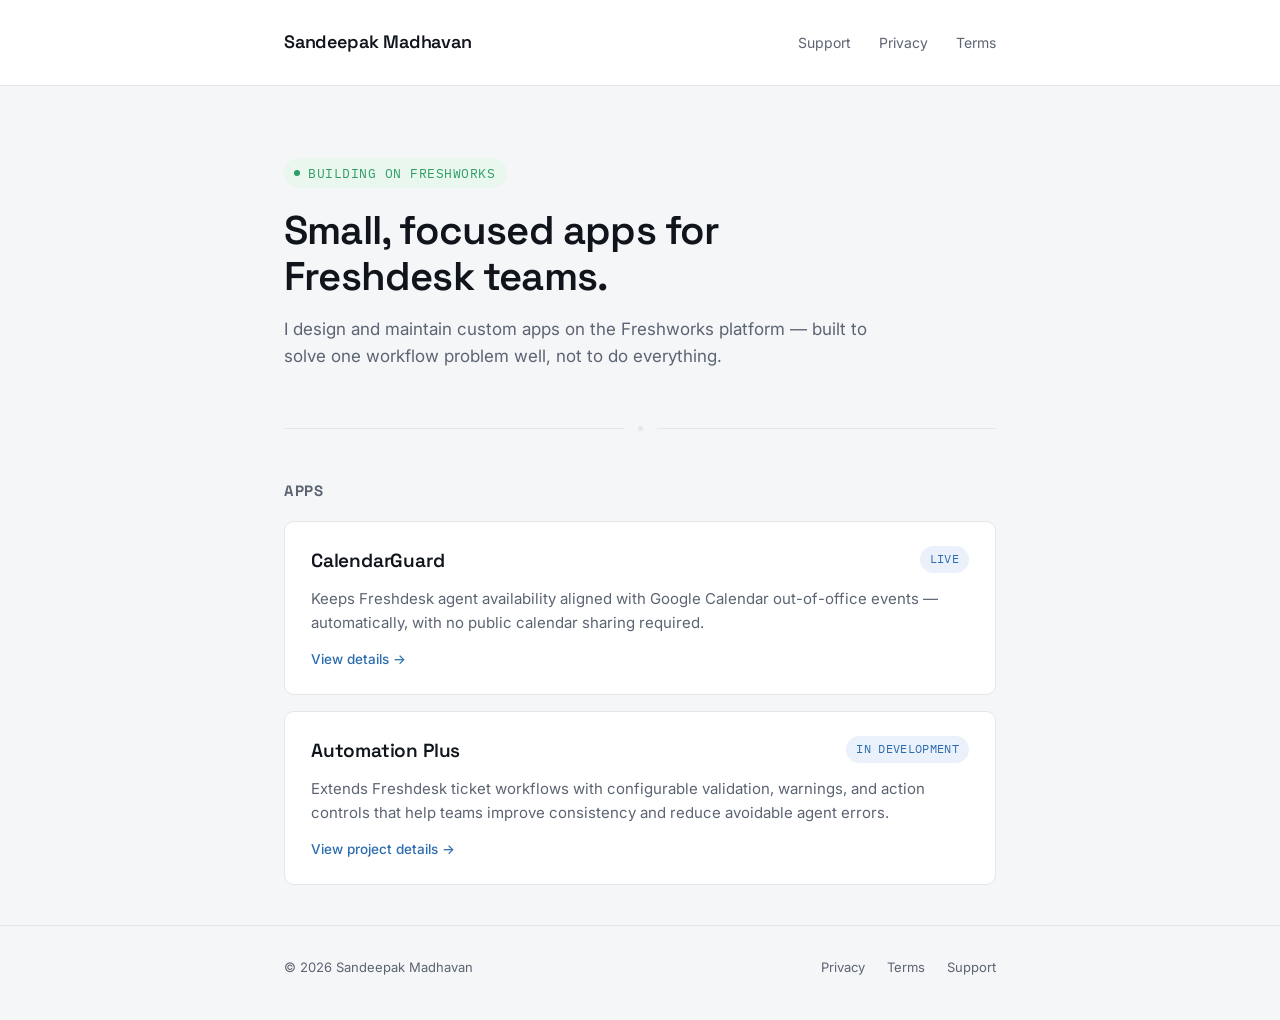
<file: index.html>
<!DOCTYPE html>
<html lang="en">
<head>
<meta charset="UTF-8">
<meta name="viewport" content="width=device-width, initial-scale=1.0">
<title>Sandeepak Madhavan — Freshworks App Developer</title>
<meta name="description" content="Independent developer building focused apps for the Freshworks platform.">
<link rel="preconnect" href="https://fonts.googleapis.com">
<link rel="preconnect" href="https://fonts.gstatic.com" crossorigin>
<link href="https://fonts.googleapis.com/css2?family=Space+Grotesk:wght@500;600&family=Inter:wght@400;500&family=IBM+Plex+Mono:wght@500&display=swap" rel="stylesheet">
<link rel="stylesheet" href="style.css">
</head>
<body>

<header class="site-header">
  <div class="wrap">
    <a class="brand" href="index.html">Sandeepak Madhavan</a>
    <nav class="site-nav">
      <a href="support.html">Support</a>
      <a href="privacy.html">Privacy</a>
      <a href="terms.html">Terms</a>
    </nav>
  </div>
</header>

<main class="wrap">

  <section class="hero">
    <span class="eyebrow"><span class="dot"></span>Building on Freshworks</span>
    <h1>Small, focused apps for<br>Freshdesk teams.</h1>
    <p class="lede">I design and maintain custom apps on the Freshworks platform — built to solve one workflow problem well, not to do everything.</p>
  </section>

  <div class="dot-divider"><span class="dot"></span></div>

  <section aria-labelledby="apps-heading">
    <h2 class="section-label" id="apps-heading">Apps</h2>

    <div class="card">
      <div class="card-top">
        <h3>CalendarGuard</h3>
        <span class="chip review">Live</span>
      </div>
      <p>Keeps Freshdesk agent availability aligned with Google Calendar out-of-office events — automatically, with no public calendar sharing required.</p>
      <div class="meta">
        <a href="calendarguard.html">View details →</a>
      </div>
    </div>

    <div class="card">
      <div class="card-top">
        <h3>Automation Plus</h3>
        <span class="chip review">In Development</span>
      </div>
      <p>Extends Freshdesk ticket workflows with configurable validation, warnings, and action controls that help teams improve consistency and reduce avoidable agent errors.</p>
      <div class="meta">
        <a href="automation-plus.html">View project details <span aria-hidden="true">→</span></a>
      </div>
    </div>

  </section>

</main>

<footer class="site-footer">
  <div class="wrap">
    <span class="copy">© <span id="year"></span> Sandeepak Madhavan</span>
    <nav>
      <a href="privacy.html">Privacy</a>
      <a href="terms.html">Terms</a>
      <a href="support.html">Support</a>
    </nav>
  </div>
</footer>

<script>document.getElementById('year').textContent = new Date().getFullYear();</script>
</body>
</html>
</file>
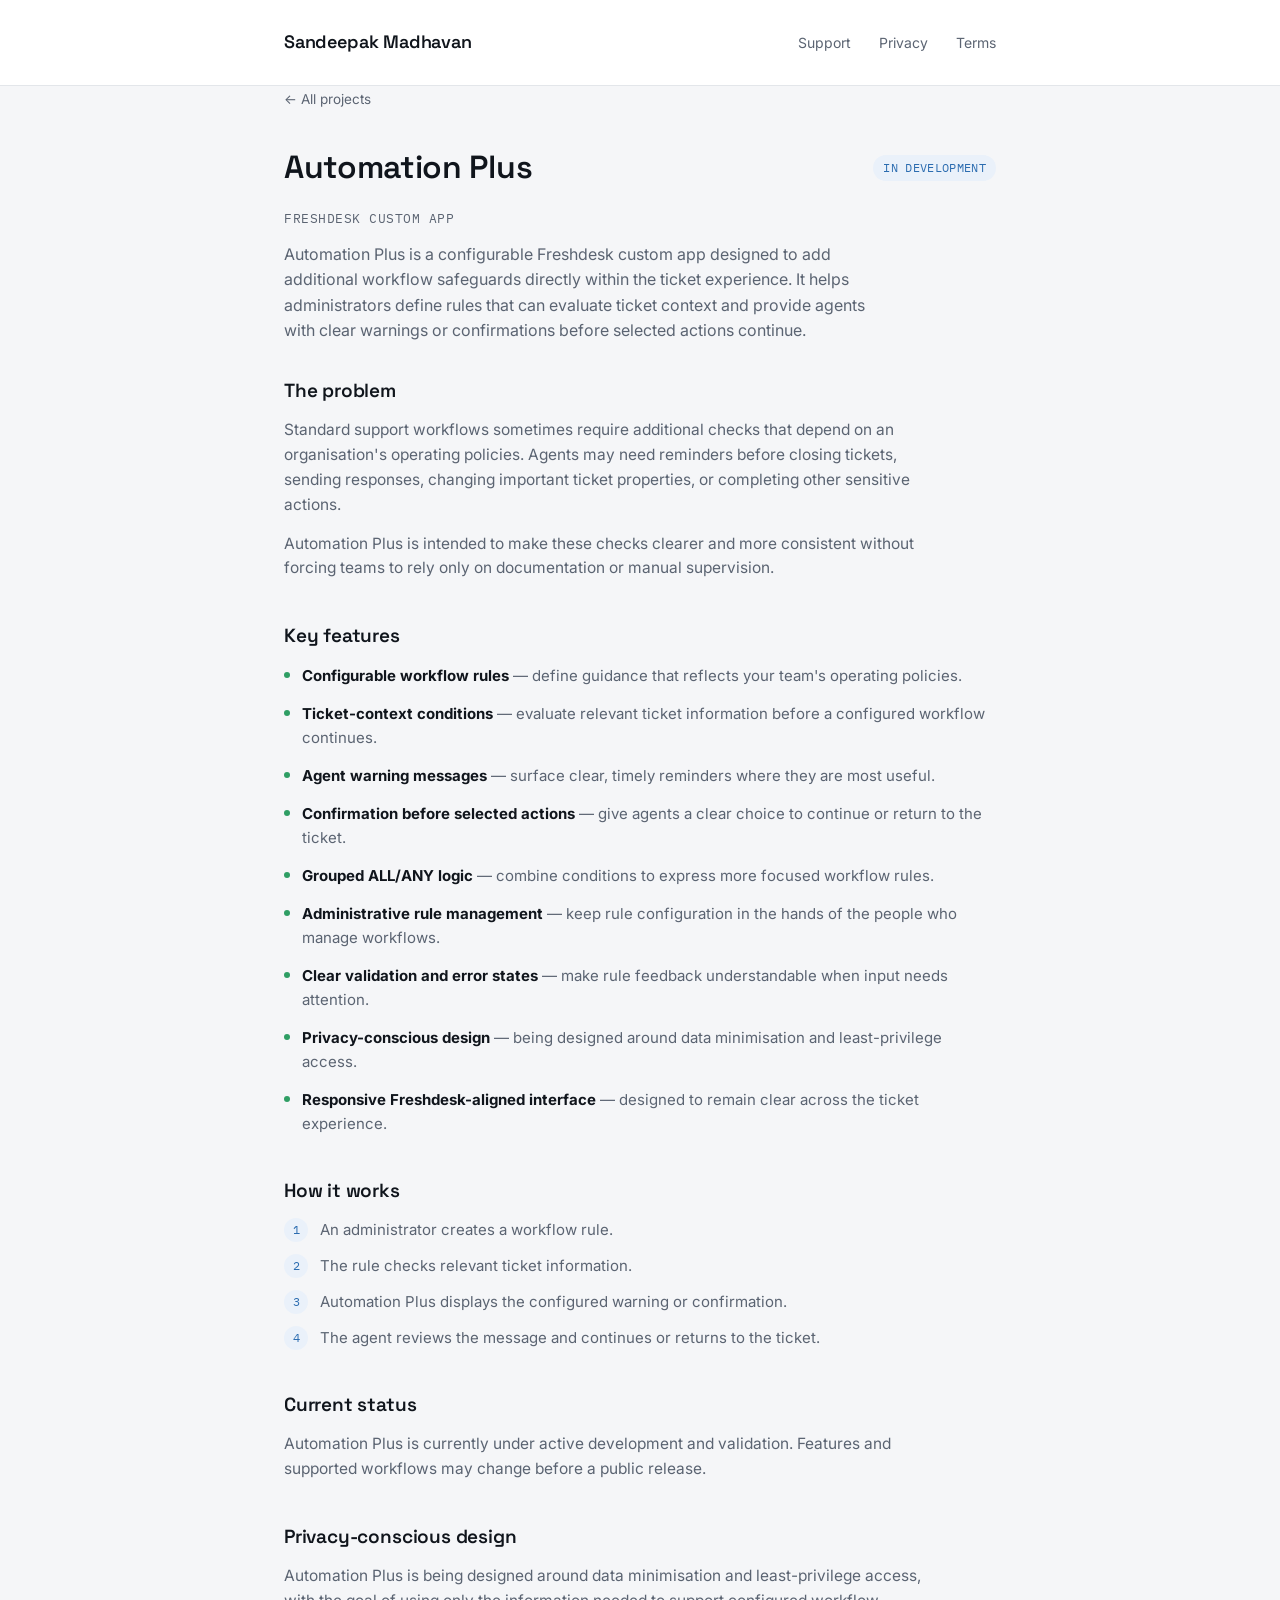
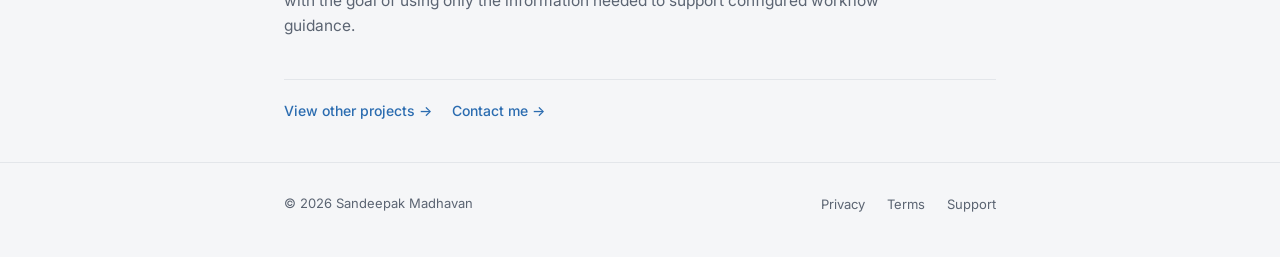
<file: automation-plus.html>
<!DOCTYPE html>
<html lang="en">
<head>
<meta charset="UTF-8">
<meta name="viewport" content="width=device-width, initial-scale=1.0">
<title>Automation Plus | Sandyak Projects</title>
<meta name="description" content="Automation Plus is a Freshdesk custom app in development for configurable ticket workflow validation, warnings, and agent confirmations.">
<link rel="preconnect" href="https://fonts.googleapis.com">
<link rel="preconnect" href="https://fonts.gstatic.com" crossorigin>
<link href="https://fonts.googleapis.com/css2?family=Space+Grotesk:wght@500;600&family=Inter:wght@400;500&family=IBM+Plex+Mono:wght@500&display=swap" rel="stylesheet">
<link rel="stylesheet" href="style.css">
</head>
<body>

<header class="site-header">
  <div class="wrap">
    <a class="brand" href="index.html">Sandeepak Madhavan</a>
    <nav class="site-nav" aria-label="Primary navigation">
      <a href="support.html">Support</a>
      <a href="privacy.html">Privacy</a>
      <a href="terms.html">Terms</a>
    </nav>
  </div>
</header>

<main class="wrap">
  <a class="back-link" href="index.html">← All projects</a>

  <section class="app-detail-header" aria-labelledby="project-title">
    <div class="card-top">
      <h1 id="project-title">Automation Plus</h1>
      <span class="chip review">In Development</span>
    </div>
    <p class="project-category">Freshdesk Custom App</p>
    <p class="lede">Automation Plus is a configurable Freshdesk custom app designed to add additional workflow safeguards directly within the ticket experience. It helps administrators define rules that can evaluate ticket context and provide agents with clear warnings or confirmations before selected actions continue.</p>
  </section>

  <section class="detail-section" aria-labelledby="problem-heading">
    <h2 id="problem-heading">The problem</h2>
    <p>Standard support workflows sometimes require additional checks that depend on an organisation's operating policies. Agents may need reminders before closing tickets, sending responses, changing important ticket properties, or completing other sensitive actions.</p>
    <p>Automation Plus is intended to make these checks clearer and more consistent without forcing teams to rely only on documentation or manual supervision.</p>
  </section>

  <section class="detail-section" aria-labelledby="features-heading">
    <h2 id="features-heading">Key features</h2>
    <ul class="feature-list">
      <li><span class="dot"></span><span><strong>Configurable workflow rules</strong> — define guidance that reflects your team's operating policies.</span></li>
      <li><span class="dot"></span><span><strong>Ticket-context conditions</strong> — evaluate relevant ticket information before a configured workflow continues.</span></li>
      <li><span class="dot"></span><span><strong>Agent warning messages</strong> — surface clear, timely reminders where they are most useful.</span></li>
      <li><span class="dot"></span><span><strong>Confirmation before selected actions</strong> — give agents a clear choice to continue or return to the ticket.</span></li>
      <li><span class="dot"></span><span><strong>Grouped ALL/ANY logic</strong> — combine conditions to express more focused workflow rules.</span></li>
      <li><span class="dot"></span><span><strong>Administrative rule management</strong> — keep rule configuration in the hands of the people who manage workflows.</span></li>
      <li><span class="dot"></span><span><strong>Clear validation and error states</strong> — make rule feedback understandable when input needs attention.</span></li>
      <li><span class="dot"></span><span><strong>Privacy-conscious design</strong> — being designed around data minimisation and least-privilege access.</span></li>
      <li><span class="dot"></span><span><strong>Responsive Freshdesk-aligned interface</strong> — designed to remain clear across the ticket experience.</span></li>
    </ul>
  </section>

  <section class="detail-section" aria-labelledby="how-heading">
    <h2 id="how-heading">How it works</h2>
    <ol class="steps-list">
      <li><span class="step-number">1</span><span>An administrator creates a workflow rule.</span></li>
      <li><span class="step-number">2</span><span>The rule checks relevant ticket information.</span></li>
      <li><span class="step-number">3</span><span>Automation Plus displays the configured warning or confirmation.</span></li>
      <li><span class="step-number">4</span><span>The agent reviews the message and continues or returns to the ticket.</span></li>
    </ol>
  </section>

  <section class="detail-section" aria-labelledby="status-heading">
    <h2 id="status-heading">Current status</h2>
    <p>Automation Plus is currently under active development and validation. Features and supported workflows may change before a public release.</p>
  </section>

  <section class="detail-section" aria-labelledby="privacy-heading">
    <h2 id="privacy-heading">Privacy-conscious design</h2>
    <p>Automation Plus is being designed around data minimisation and least-privilege access, with the goal of using only the information needed to support configured workflow guidance.</p>
  </section>

  <nav class="app-links" aria-label="Project links">
    <a href="index.html">View other projects <span aria-hidden="true">→</span></a>
    <a href="support.html">Contact me <span aria-hidden="true">→</span></a>
  </nav>
</main>

<footer class="site-footer">
  <div class="wrap">
    <span class="copy">© <span id="year"></span> Sandeepak Madhavan</span>
    <nav aria-label="Footer navigation">
      <a href="privacy.html">Privacy</a>
      <a href="terms.html">Terms</a>
      <a href="support.html">Support</a>
    </nav>
  </div>
</footer>

<script>document.getElementById('year').textContent = new Date().getFullYear();</script>
</body>
</html>
</file>
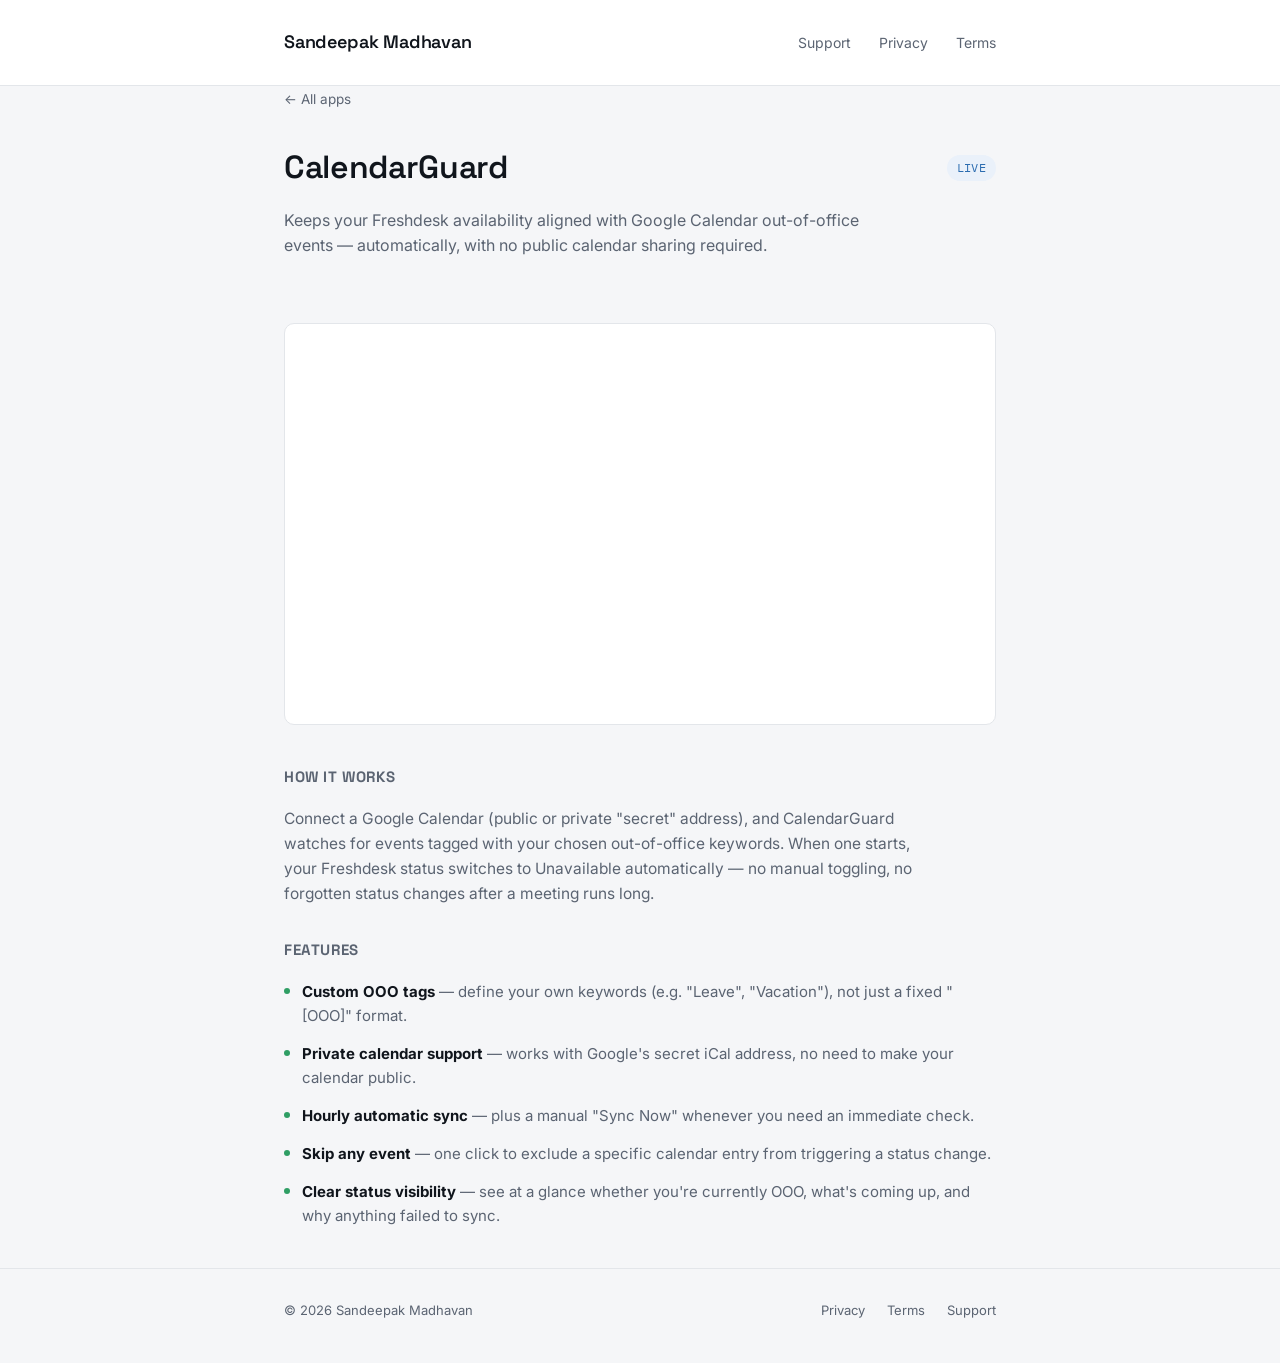
<file: calendarguard.html>
<!DOCTYPE html>
<html lang="en">
<head>
<meta charset="UTF-8">
<meta name="viewport" content="width=device-width, initial-scale=1.0">
<title>CalendarGuard — Sandeepak Madhavan</title>
<meta name="description" content="Keeps Freshdesk agent availability aligned with Google Calendar out-of-office events.">
<link rel="preconnect" href="https://fonts.googleapis.com">
<link rel="preconnect" href="https://fonts.gstatic.com" crossorigin>
<link href="https://fonts.googleapis.com/css2?family=Space+Grotesk:wght@500;600&family=Inter:wght@400;500&family=IBM+Plex+Mono:wght@500&display=swap" rel="stylesheet">
<link rel="stylesheet" href="style.css">
</head>
<body>

<header class="site-header">
  <div class="wrap">
    <a class="brand" href="index.html">Sandeepak Madhavan</a>
    <nav class="site-nav">
      <a href="support.html">Support</a>
      <a href="privacy.html">Privacy</a>
      <a href="terms.html">Terms</a>
    </nav>
  </div>
</header>

<main class="wrap">

  <a class="back-link" href="index.html">← All apps</a>

  <section class="app-detail-header">
    <div class="card-top">
      <h1>CalendarGuard</h1>
      <span class="chip review">Live</span>
    </div>
    <p class="lede">Keeps your Freshdesk availability aligned with Google Calendar out-of-office events — automatically, with no public calendar sharing required.</p>
  </section>

  <!--
    VIDEO EMBED
    Replace the src below with your actual demo video link (YouTube, Loom, etc).
    For YouTube: use the "embed" URL format, e.g.
    https://www.youtube.com/embed/VIDEO_ID
    For Loom: use the share link's embed variant, e.g.
    https://www.loom.com/embed/VIDEO_ID
  -->
  <div class="video-embed">
<iframe width="560" height="315" src="https://www.youtube.com/embed/8tmkFS1N7go?si=nTAdSmt6DSBJMWYe" title="YouTube video player" frameborder="0" allow="accelerometer; autoplay; clipboard-write; encrypted-media; gyroscope; picture-in-picture; web-share" referrerpolicy="strict-origin-when-cross-origin" allowfullscreen></iframe>
  </div>

  <h2 style="font-family:'Space Grotesk',sans-serif; font-size:15px; letter-spacing:0.04em; text-transform:uppercase; color:var(--text-secondary); margin-bottom:18px;">How it works</h2>
  <p style="color:var(--text-secondary); font-size:15.5px; max-width:64ch; margin-bottom:32px;">
    Connect a Google Calendar (public or private "secret" address), and CalendarGuard watches for events tagged with your chosen out-of-office keywords. When one starts, your Freshdesk status switches to Unavailable automatically — no manual toggling, no forgotten status changes after a meeting runs long.
  </p>

  <h2 style="font-family:'Space Grotesk',sans-serif; font-size:15px; letter-spacing:0.04em; text-transform:uppercase; color:var(--text-secondary); margin-bottom:18px;">Features</h2>
  <ul class="feature-list">
    <li><span class="dot"></span><span><strong>Custom OOO tags</strong> — define your own keywords (e.g. "Leave", "Vacation"), not just a fixed "[OOO]" format.</span></li>
    <li><span class="dot"></span><span><strong>Private calendar support</strong> — works with Google's secret iCal address, no need to make your calendar public.</span></li>
    <li><span class="dot"></span><span><strong>Hourly automatic sync</strong> — plus a manual "Sync Now" whenever you need an immediate check.</span></li>
    <li><span class="dot"></span><span><strong>Skip any event</strong> — one click to exclude a specific calendar entry from triggering a status change.</span></li>
    <li><span class="dot"></span><span><strong>Clear status visibility</strong> — see at a glance whether you're currently OOO, what's coming up, and why anything failed to sync.</span></li>
  </ul>

</main>

<footer class="site-footer">
  <div class="wrap">
    <span class="copy">© <span id="year"></span> Sandeepak Madhavan</span>
    <nav>
      <a href="privacy.html">Privacy</a>
      <a href="terms.html">Terms</a>
      <a href="support.html">Support</a>
    </nav>
  </div>
</footer>

<script>document.getElementById('year').textContent = new Date().getFullYear();</script>
</body>
</html>
</file>
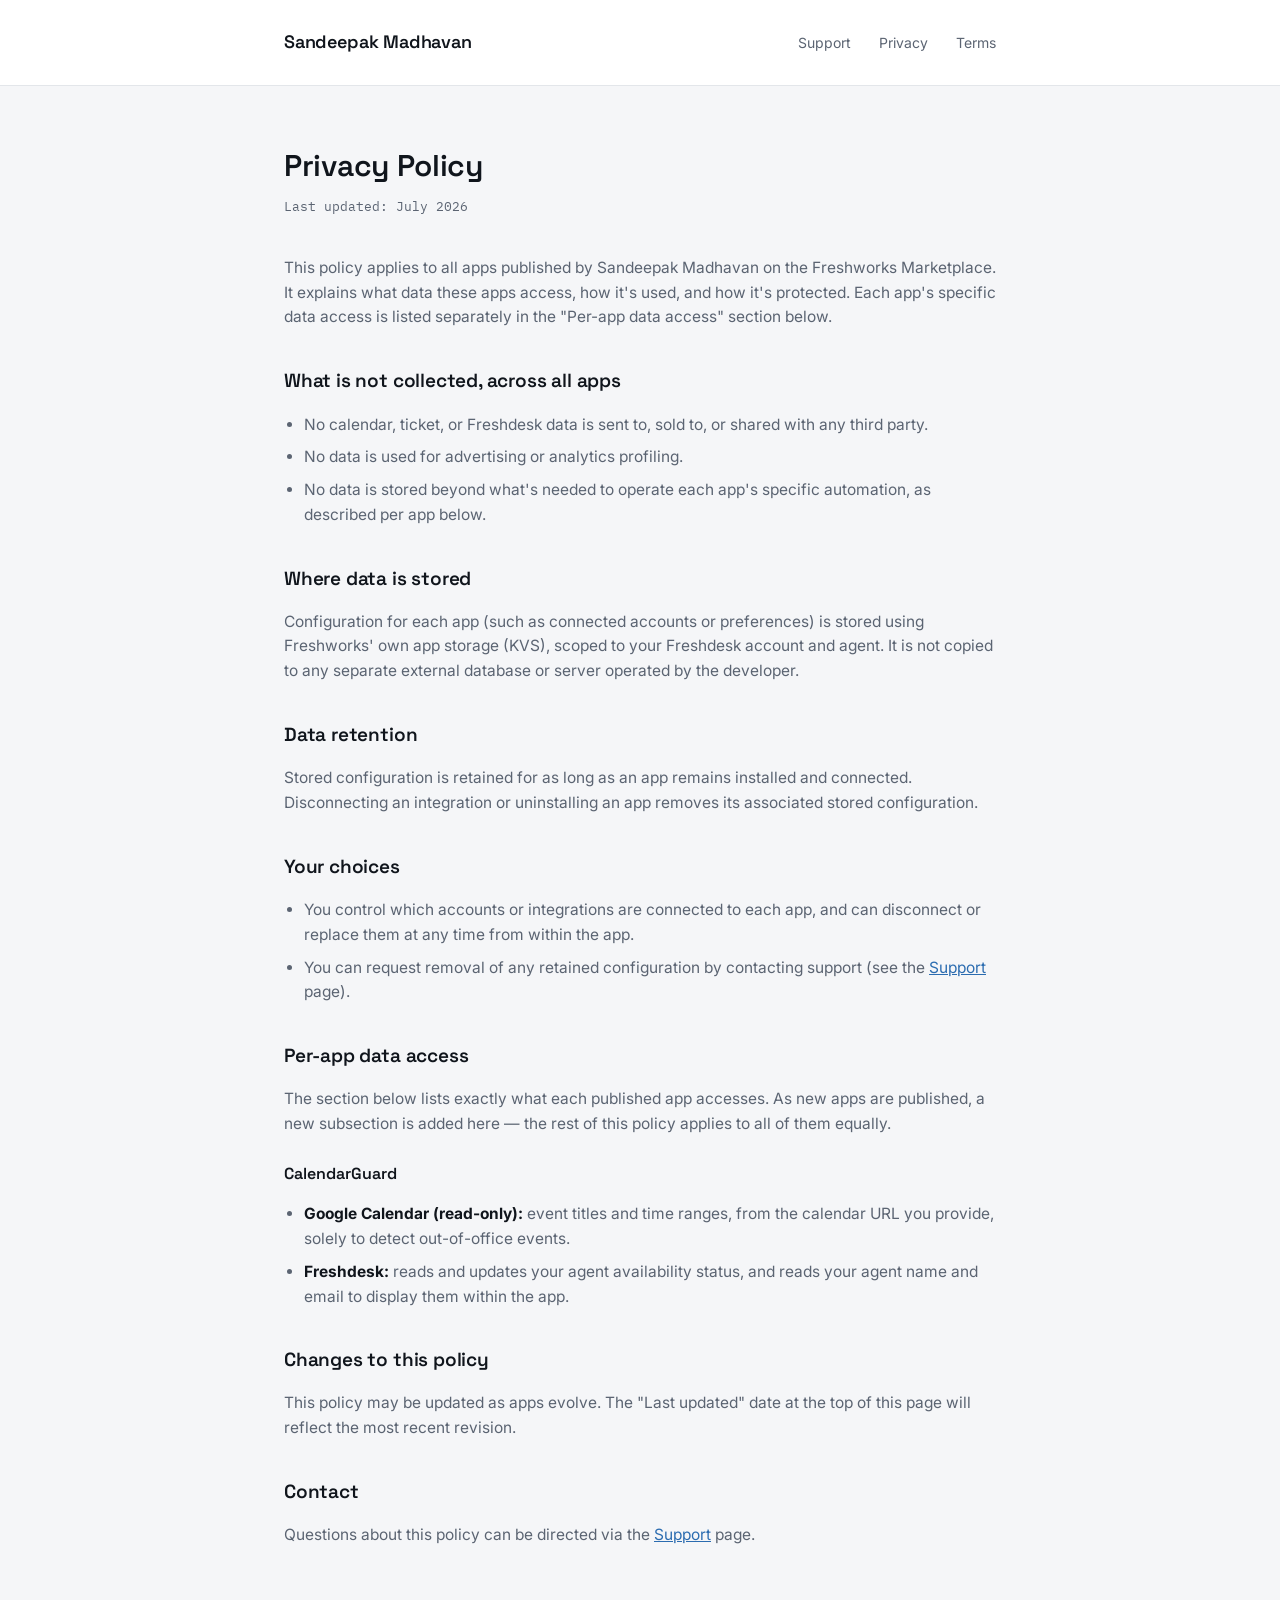
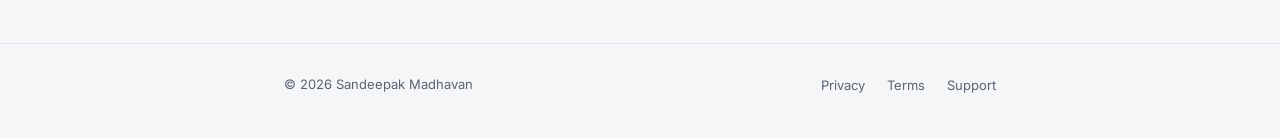
<file: privacy.html>
<!DOCTYPE html>
<html lang="en">
<head>
<meta charset="UTF-8">
<meta name="viewport" content="width=device-width, initial-scale=1.0">
<title>Privacy Policy — Sandeepak Madhavan</title>
<link rel="preconnect" href="https://fonts.googleapis.com">
<link rel="preconnect" href="https://fonts.gstatic.com" crossorigin>
<link href="https://fonts.googleapis.com/css2?family=Space+Grotesk:wght@500;600&family=Inter:wght@400;500&family=IBM+Plex+Mono:wght@500&display=swap" rel="stylesheet">
<link rel="stylesheet" href="style.css">
</head>
<body>

<header class="site-header">
  <div class="wrap">
    <a class="brand" href="index.html">Sandeepak Madhavan</a>
    <nav class="site-nav">
      <a href="support.html">Support</a>
      <a href="privacy.html">Privacy</a>
      <a href="terms.html">Terms</a>
    </nav>
  </div>
</header>

<main class="wrap">
  <section class="prose">
    <h1>Privacy Policy</h1>
    <p class="updated">Last updated: July 2026</p>

    <p>This policy applies to all apps published by Sandeepak Madhavan on the Freshworks Marketplace. It explains what data these apps access, how it's used, and how it's protected. Each app's specific data access is listed separately in the "Per-app data access" section below.</p>

    <h2>What is not collected, across all apps</h2>
    <ul>
      <li>No calendar, ticket, or Freshdesk data is sent to, sold to, or shared with any third party.</li>
      <li>No data is used for advertising or analytics profiling.</li>
      <li>No data is stored beyond what's needed to operate each app's specific automation, as described per app below.</li>
    </ul>

    <h2>Where data is stored</h2>
    <p>Configuration for each app (such as connected accounts or preferences) is stored using Freshworks' own app storage (KVS), scoped to your Freshdesk account and agent. It is not copied to any separate external database or server operated by the developer.</p>

    <h2>Data retention</h2>
    <p>Stored configuration is retained for as long as an app remains installed and connected. Disconnecting an integration or uninstalling an app removes its associated stored configuration.</p>

    <h2>Your choices</h2>
    <ul>
      <li>You control which accounts or integrations are connected to each app, and can disconnect or replace them at any time from within the app.</li>
      <li>You can request removal of any retained configuration by contacting support (see the <a href="support.html">Support</a> page).</li>
    </ul>

    <h2>Per-app data access</h2>
    <p>The section below lists exactly what each published app accesses. As new apps are published, a new subsection is added here — the rest of this policy applies to all of them equally.</p>

    <h3 style="font-family:'Space Grotesk',sans-serif; font-size:16px; font-weight:600; margin:24px 0 8px;">CalendarGuard</h3>
    <ul>
      <li><strong>Google Calendar (read-only):</strong> event titles and time ranges, from the calendar URL you provide, solely to detect out-of-office events.</li>
      <li><strong>Freshdesk:</strong> reads and updates your agent availability status, and reads your agent name and email to display them within the app.</li>
    </ul>

    <h2>Changes to this policy</h2>
    <p>This policy may be updated as apps evolve. The "Last updated" date at the top of this page will reflect the most recent revision.</p>

    <h2>Contact</h2>
    <p>Questions about this policy can be directed via the <a href="support.html">Support</a> page.</p>
  </section>
</main>

<footer class="site-footer">
  <div class="wrap">
    <span class="copy">© <span id="year"></span> Sandeepak Madhavan</span>
    <nav>
      <a href="privacy.html">Privacy</a>
      <a href="terms.html">Terms</a>
      <a href="support.html">Support</a>
    </nav>
  </div>
</footer>

<script>document.getElementById('year').textContent = new Date().getFullYear();</script>
</body>
</html>
</file>
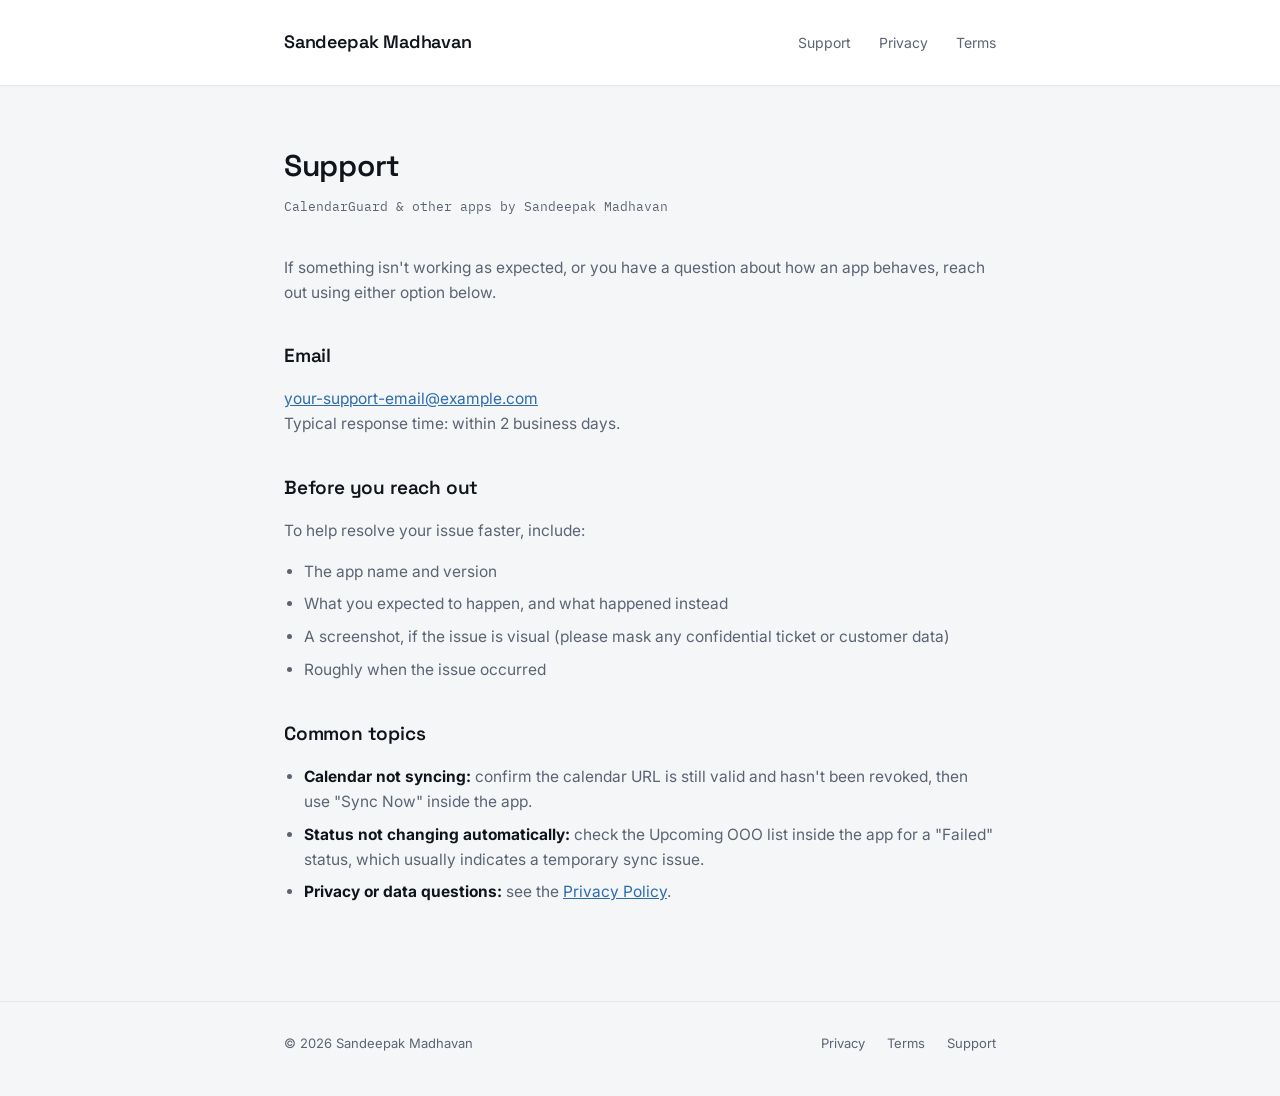
<file: support.html>
<!DOCTYPE html>
<html lang="en">
<head>
<meta charset="UTF-8">
<meta name="viewport" content="width=device-width, initial-scale=1.0">
<title>Support — Sandeepak Madhavan</title>
<link rel="preconnect" href="https://fonts.googleapis.com">
<link rel="preconnect" href="https://fonts.gstatic.com" crossorigin>
<link href="https://fonts.googleapis.com/css2?family=Space+Grotesk:wght@500;600&family=Inter:wght@400;500&family=IBM+Plex+Mono:wght@500&display=swap" rel="stylesheet">
<link rel="stylesheet" href="style.css">
</head>
<body>

<header class="site-header">
  <div class="wrap">
    <a class="brand" href="index.html">Sandeepak Madhavan</a>
    <nav class="site-nav">
      <a href="support.html">Support</a>
      <a href="privacy.html">Privacy</a>
      <a href="terms.html">Terms</a>
    </nav>
  </div>
</header>

<main class="wrap">
  <section class="prose">
    <h1>Support</h1>
    <p class="updated">CalendarGuard &amp; other apps by Sandeepak Madhavan</p>

    <p>If something isn't working as expected, or you have a question about how an app behaves, reach out using either option below.</p>

    <h2>Email</h2>
    <p>
      <a href="mailto:your-support-email@example.com">your-support-email@example.com</a><br>
      Typical response time: within 2 business days.
    </p>

    <h2>Before you reach out</h2>
    <p>To help resolve your issue faster, include:</p>
    <ul>
      <li>The app name and version</li>
      <li>What you expected to happen, and what happened instead</li>
      <li>A screenshot, if the issue is visual (please mask any confidential ticket or customer data)</li>
      <li>Roughly when the issue occurred</li>
    </ul>

    <h2>Common topics</h2>
    <ul>
      <li><strong>Calendar not syncing:</strong> confirm the calendar URL is still valid and hasn't been revoked, then use "Sync Now" inside the app.</li>
      <li><strong>Status not changing automatically:</strong> check the Upcoming OOO list inside the app for a "Failed" status, which usually indicates a temporary sync issue.</li>
      <li><strong>Privacy or data questions:</strong> see the <a href="privacy.html">Privacy Policy</a>.</li>
    </ul>
  </section>
</main>

<footer class="site-footer">
  <div class="wrap">
    <span class="copy">© <span id="year"></span> Sandeepak Madhavan</span>
    <nav>
      <a href="privacy.html">Privacy</a>
      <a href="terms.html">Terms</a>
      <a href="support.html">Support</a>
    </nav>
  </div>
</footer>

<script>document.getElementById('year').textContent = new Date().getFullYear();</script>
</body>
</html>
</file>
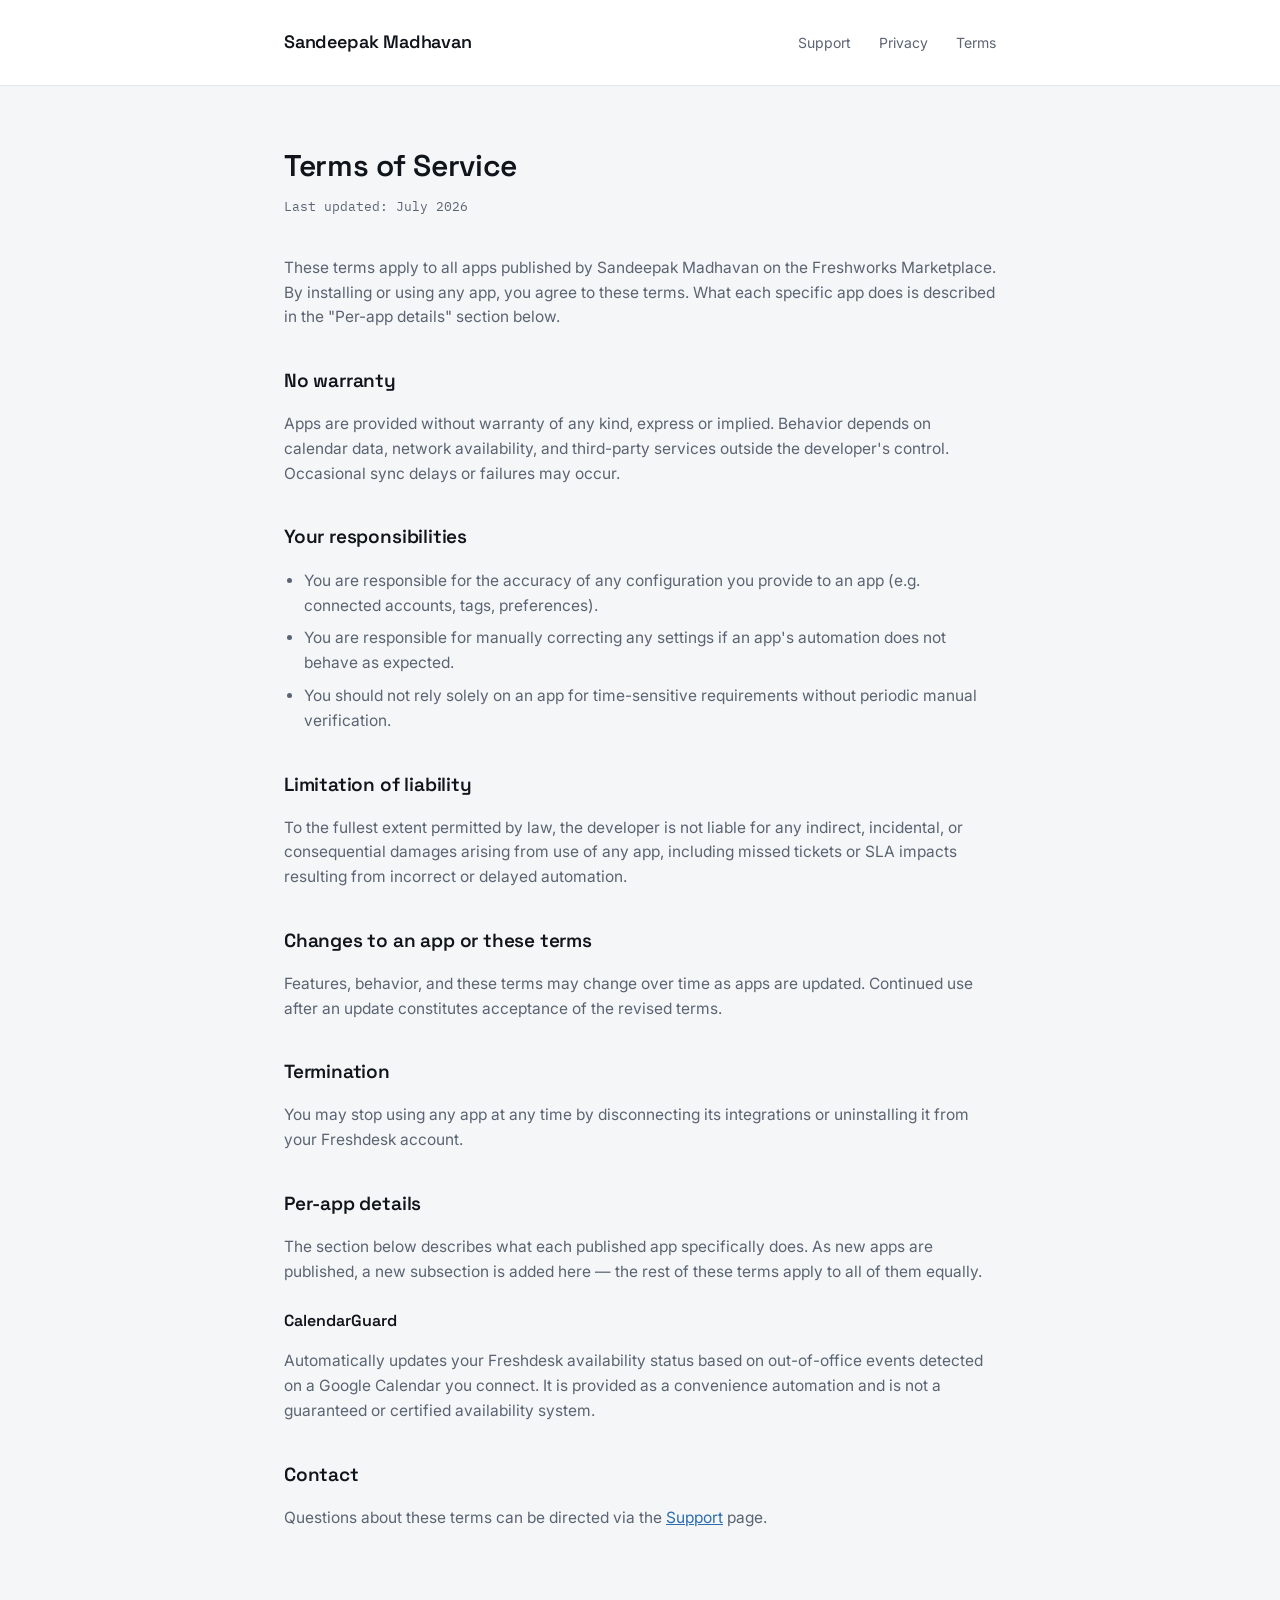
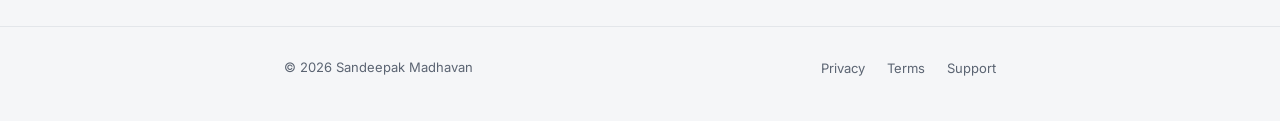
<file: terms.html>
<!DOCTYPE html>
<html lang="en">
<head>
<meta charset="UTF-8">
<meta name="viewport" content="width=device-width, initial-scale=1.0">
<title>Terms of Service — Sandeepak Madhavan</title>
<link rel="preconnect" href="https://fonts.googleapis.com">
<link rel="preconnect" href="https://fonts.gstatic.com" crossorigin>
<link href="https://fonts.googleapis.com/css2?family=Space+Grotesk:wght@500;600&family=Inter:wght@400;500&family=IBM+Plex+Mono:wght@500&display=swap" rel="stylesheet">
<link rel="stylesheet" href="style.css">
</head>
<body>

<header class="site-header">
  <div class="wrap">
    <a class="brand" href="index.html">Sandeepak Madhavan</a>
    <nav class="site-nav">
      <a href="support.html">Support</a>
      <a href="privacy.html">Privacy</a>
      <a href="terms.html">Terms</a>
    </nav>
  </div>
</header>

<main class="wrap">
  <section class="prose">
    <h1>Terms of Service</h1>
    <p class="updated">Last updated: July 2026</p>

    <p>These terms apply to all apps published by Sandeepak Madhavan on the Freshworks Marketplace. By installing or using any app, you agree to these terms. What each specific app does is described in the "Per-app details" section below.</p>

    <h2>No warranty</h2>
    <p>Apps are provided without warranty of any kind, express or implied. Behavior depends on calendar data, network availability, and third-party services outside the developer's control. Occasional sync delays or failures may occur.</p>

    <h2>Your responsibilities</h2>
    <ul>
      <li>You are responsible for the accuracy of any configuration you provide to an app (e.g. connected accounts, tags, preferences).</li>
      <li>You are responsible for manually correcting any settings if an app's automation does not behave as expected.</li>
      <li>You should not rely solely on an app for time-sensitive requirements without periodic manual verification.</li>
    </ul>

    <h2>Limitation of liability</h2>
    <p>To the fullest extent permitted by law, the developer is not liable for any indirect, incidental, or consequential damages arising from use of any app, including missed tickets or SLA impacts resulting from incorrect or delayed automation.</p>

    <h2>Changes to an app or these terms</h2>
    <p>Features, behavior, and these terms may change over time as apps are updated. Continued use after an update constitutes acceptance of the revised terms.</p>

    <h2>Termination</h2>
    <p>You may stop using any app at any time by disconnecting its integrations or uninstalling it from your Freshdesk account.</p>

    <h2>Per-app details</h2>
    <p>The section below describes what each published app specifically does. As new apps are published, a new subsection is added here — the rest of these terms apply to all of them equally.</p>

    <h3 style="font-family:'Space Grotesk',sans-serif; font-size:16px; font-weight:600; margin:24px 0 8px;">CalendarGuard</h3>
    <p>Automatically updates your Freshdesk availability status based on out-of-office events detected on a Google Calendar you connect. It is provided as a convenience automation and is not a guaranteed or certified availability system.</p>

    <h2>Contact</h2>
    <p>Questions about these terms can be directed via the <a href="support.html">Support</a> page.</p>
  </section>
</main>

<footer class="site-footer">
  <div class="wrap">
    <span class="copy">© <span id="year"></span> Sandeepak Madhavan</span>
    <nav>
      <a href="privacy.html">Privacy</a>
      <a href="terms.html">Terms</a>
      <a href="support.html">Support</a>
    </nav>
  </div>
</footer>

<script>document.getElementById('year').textContent = new Date().getFullYear();</script>
</body>
</html>
</file>
<file: style.css>
/* ===================================================================
   Design tokens
   =================================================================== */
:root {
  --bg: #F5F6F8;
  --surface: #FFFFFF;
  --border: #E3E6EA;
  --text-primary: #10151C;
  --text-secondary: #5B6472;
  --text-muted: #9AA2AD;
  --accent: #2B6CB0;
  --accent-soft: #EAF1FA;
  --status-green: #2F9E64;
  --status-green-soft: #E9F7EF;
  --radius: 10px;
  --max-width: 760px;
}

* { box-sizing: border-box; }

html { -webkit-text-size-adjust: 100%; }

body {
  margin: 0;
  background: var(--bg);
  color: var(--text-primary);
  font-family: "Inter", -apple-system, BlinkMacSystemFont, "Segoe UI", sans-serif;
  font-size: 16px;
  line-height: 1.6;
  -webkit-font-smoothing: antialiased;
}

.wrap {
  max-width: var(--max-width);
  margin: 0 auto;
  padding: 0 24px;
}

/* ===================================================================
   Header / nav
   =================================================================== */
header.site-header {
  padding: 28px 0;
  border-bottom: 1px solid var(--border);
  background: var(--surface);
}

header.site-header .wrap {
  display: flex;
  align-items: center;
  justify-content: space-between;
}

.brand {
  font-family: "Space Grotesk", "Inter", sans-serif;
  font-weight: 600;
  font-size: 18px;
  color: var(--text-primary);
  text-decoration: none;
  letter-spacing: -0.01em;
}

nav.site-nav a {
  color: var(--text-secondary);
  text-decoration: none;
  font-size: 14px;
  margin-left: 24px;
  transition: color 0.15s ease;
}

nav.site-nav a:hover,
nav.site-nav a:focus-visible {
  color: var(--accent);
}

/* ===================================================================
   Eyebrow / status-dot motif (signature element)
   =================================================================== */
.eyebrow {
  display: inline-flex;
  align-items: center;
  gap: 8px;
  font-family: "IBM Plex Mono", ui-monospace, monospace;
  font-size: 12.5px;
  letter-spacing: 0.04em;
  text-transform: uppercase;
  color: var(--status-green);
  background: var(--status-green-soft);
  padding: 5px 12px 5px 10px;
  border-radius: 999px;
  margin-bottom: 20px;
}

.eyebrow .dot {
  width: 6px;
  height: 6px;
  border-radius: 50%;
  background: var(--status-green);
  flex: none;
}

/* thin rule with centered dot - used as a section divider */
.dot-divider {
  display: flex;
  align-items: center;
  gap: 14px;
  margin: 48px 0;
  color: var(--border);
}
.dot-divider::before,
.dot-divider::after {
  content: "";
  flex: 1;
  height: 1px;
  background: var(--border);
}
.dot-divider .dot {
  width: 5px;
  height: 5px;
  border-radius: 50%;
  background: var(--border);
  flex: none;
}

/* ===================================================================
   Hero
   =================================================================== */
.hero {
  padding: 72px 0 8px;
}

.hero h1 {
  font-family: "Space Grotesk", "Inter", sans-serif;
  font-weight: 600;
  font-size: 40px;
  line-height: 1.15;
  letter-spacing: -0.02em;
  margin: 0 0 16px;
}

.hero p.lede {
  font-size: 17px;
  color: var(--text-secondary);
  max-width: 56ch;
  margin: 0;
}

/* ===================================================================
   Cards (apps list)
   =================================================================== */
.card {
  background: var(--surface);
  border: 1px solid var(--border);
  border-radius: var(--radius);
  padding: 24px 26px;
  margin-bottom: 16px;
}

.card-top {
  display: flex;
  align-items: flex-start;
  justify-content: space-between;
  gap: 16px;
  margin-bottom: 10px;
}

.card h3 {
  font-family: "Space Grotesk", "Inter", sans-serif;
  font-size: 19px;
  font-weight: 600;
  margin: 0;
  letter-spacing: -0.01em;
}

.card p {
  color: var(--text-secondary);
  font-size: 15px;
  margin: 0 0 14px;
}

.chip {
  font-family: "IBM Plex Mono", ui-monospace, monospace;
  font-size: 11.5px;
  letter-spacing: 0.03em;
  text-transform: uppercase;
  padding: 4px 10px;
  border-radius: 999px;
  white-space: nowrap;
  flex: none;
}

.chip.live { background: var(--status-green-soft); color: var(--status-green); }
.chip.review { background: var(--accent-soft); color: var(--accent); }

.card .meta {
  display: flex;
  gap: 18px;
  flex-wrap: wrap;
}

.card .meta a {
  font-size: 13.5px;
  color: var(--accent);
  text-decoration: none;
  font-weight: 500;
}
.card .meta a:hover { text-decoration: underline; }

.section-label {
  font-family: "Space Grotesk", sans-serif;
  font-size: 15px;
  letter-spacing: 0.04em;
  text-transform: uppercase;
  color: var(--text-secondary);
  margin: 0 0 18px;
}

/* ===================================================================
   Prose (legal pages)
   =================================================================== */
.prose {
  padding: 56px 0 40px;
}

.prose h1 {
  font-family: "Space Grotesk", "Inter", sans-serif;
  font-size: 30px;
  font-weight: 600;
  letter-spacing: -0.01em;
  margin: 0 0 6px;
}

.prose .updated {
  font-family: "IBM Plex Mono", ui-monospace, monospace;
  font-size: 12.5px;
  color: var(--text-secondary);
  margin: 0 0 40px;
}

.prose h2 {
  font-family: "Space Grotesk", "Inter", sans-serif;
  font-size: 19px;
  font-weight: 600;
  margin: 36px 0 12px;
  letter-spacing: -0.01em;
}

.prose p, .prose li {
  color: var(--text-secondary);
  font-size: 15.5px;
}

.prose ul { padding-left: 20px; }
.prose li { margin-bottom: 8px; }

.prose strong { color: var(--text-primary); }

.prose a { color: var(--accent); }

/* ===================================================================
   App detail page
   =================================================================== */
.back-link {
  display: inline-flex;
  align-items: center;
  gap: 6px;
  font-size: 13.5px;
  color: var(--text-secondary);
  text-decoration: none;
  margin-bottom: 24px;
}
.back-link:hover { color: var(--accent); }

.app-detail-header {
  padding: 8px 0 32px;
}

.app-detail-header .card-top {
  align-items: center;
  margin-bottom: 14px;
}

.app-detail-header h1 {
  font-family: "Space Grotesk", "Inter", sans-serif;
  font-size: 32px;
  font-weight: 600;
  letter-spacing: -0.01em;
  margin: 0;
}

.app-detail-header .lede {
  color: var(--text-secondary);
  font-size: 16px;
  max-width: 60ch;
  margin: 0;
}

.project-category {
  font-family: "IBM Plex Mono", ui-monospace, monospace;
  font-size: 12.5px;
  letter-spacing: 0.04em;
  text-transform: uppercase;
  color: var(--text-secondary);
  margin: 0 0 14px;
}

.detail-section {
  margin: 0 0 40px;
}

.detail-section h2 {
  font-family: "Space Grotesk", "Inter", sans-serif;
  font-size: 19px;
  font-weight: 600;
  letter-spacing: -0.01em;
  margin: 0 0 12px;
}

.detail-section p {
  color: var(--text-secondary);
  font-size: 15.5px;
  max-width: 64ch;
  margin: 0 0 14px;
}

.detail-section p:last-child { margin-bottom: 0; }

.video-embed {
  position: relative;
  width: 100%;
  padding-top: 56.25%; /* 16:9 */
  background: var(--surface);
  border: 1px solid var(--border);
  border-radius: var(--radius);
  overflow: hidden;
  margin: 32px 0 40px;
}
.video-embed iframe {
  position: absolute;
  inset: 0;
  width: 100%;
  height: 100%;
  border: 0;
}

.feature-list {
  list-style: none;
  padding: 0;
  margin: 0 0 40px;
  display: grid;
  gap: 14px;
}

.feature-list li {
  display: flex;
  gap: 12px;
  align-items: flex-start;
  color: var(--text-secondary);
  font-size: 15px;
}

.feature-list li .dot {
  width: 6px;
  height: 6px;
  border-radius: 50%;
  background: var(--status-green);
  margin-top: 8px;
  flex: none;
}

.feature-list li strong {
  color: var(--text-primary);
}

.steps-list {
  counter-reset: step;
  list-style: none;
  padding: 0;
  margin: 0;
  display: grid;
  gap: 12px;
}

.steps-list li {
  display: flex;
  align-items: flex-start;
  gap: 12px;
  color: var(--text-secondary);
  font-size: 15px;
}

.step-number {
  display: inline-grid;
  place-items: center;
  width: 24px;
  height: 24px;
  border-radius: 50%;
  background: var(--accent-soft);
  color: var(--accent);
  font-family: "IBM Plex Mono", ui-monospace, monospace;
  font-size: 12px;
  flex: none;
}

.app-links {
  display: flex;
  gap: 20px;
  flex-wrap: wrap;
  padding-top: 20px;
  border-top: 1px solid var(--border);
}
.app-links a {
  font-size: 14px;
  color: var(--accent);
  text-decoration: none;
  font-weight: 500;
}
.app-links a:hover { text-decoration: underline; }

/* ===================================================================
   Footer
   =================================================================== */
footer.site-footer {
  border-top: 1px solid var(--border);
  padding: 28px 0 40px;
  margin-top: 40px;
}

footer.site-footer .wrap {
  display: flex;
  align-items: center;
  justify-content: space-between;
  flex-wrap: wrap;
  gap: 12px;
}

footer.site-footer .copy {
  font-size: 13px;
  color: var(--text-secondary);
}

footer.site-footer nav a {
  color: var(--text-secondary);
  text-decoration: none;
  font-size: 13px;
  margin-left: 18px;
}
footer.site-footer nav a:hover { color: var(--accent); }

/* ===================================================================
   Accessibility / motion
   =================================================================== */
a:focus-visible, button:focus-visible {
  outline: 2px solid var(--accent);
  outline-offset: 2px;
}

@media (prefers-reduced-motion: reduce) {
  * { transition: none !important; }
}

/* ===================================================================
   Responsive
   =================================================================== */
@media (max-width: 600px) {
  .hero h1 { font-size: 30px; }
  header.site-header .wrap { flex-direction: column; align-items: flex-start; gap: 12px; }
  nav.site-nav a { margin-left: 0; margin-right: 18px; }
  footer.site-footer .wrap { flex-direction: column; align-items: flex-start; }
  footer.site-footer nav a { margin-left: 0; margin-right: 16px; }
}
</file>
